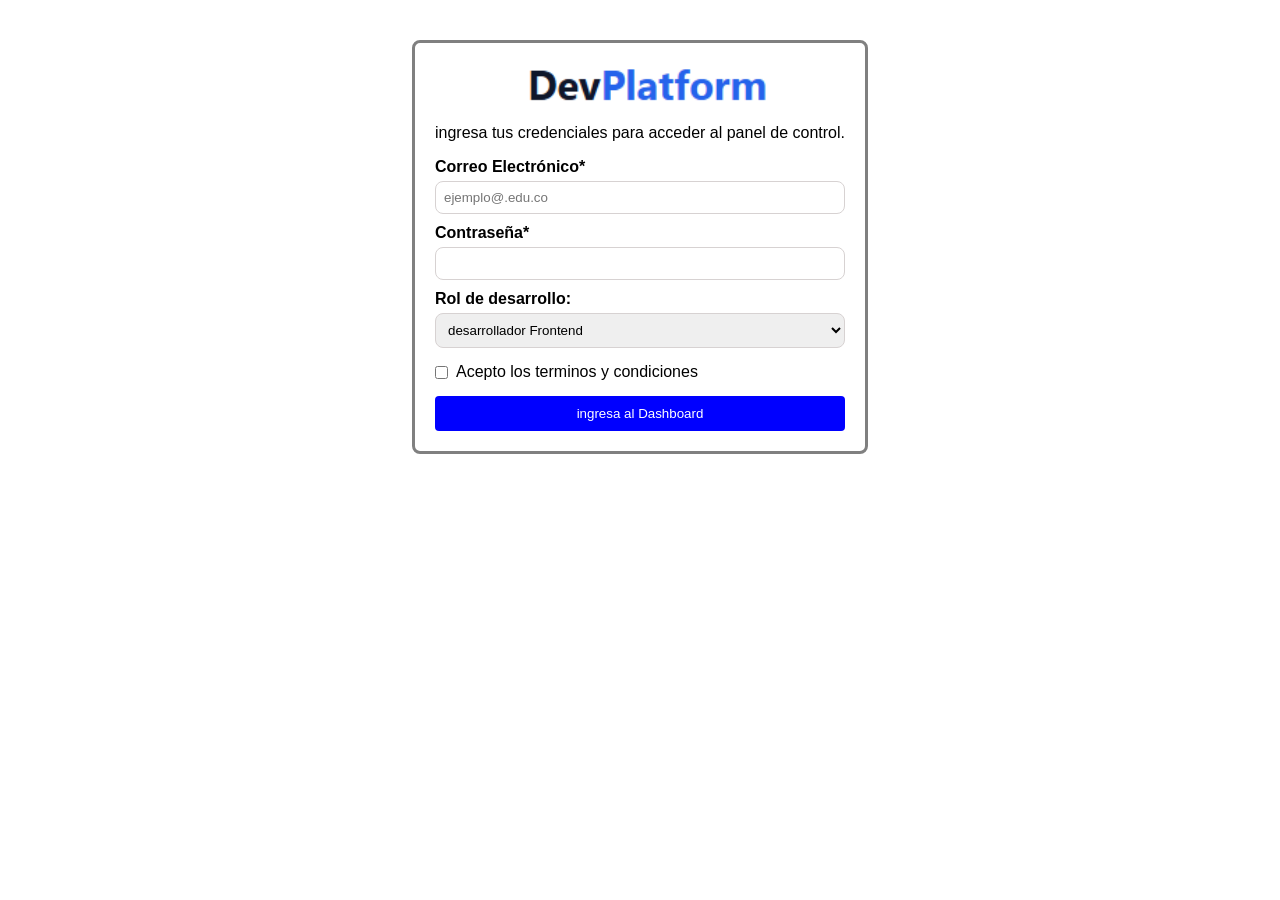
<file: index.html>
<!DOCTYPE html>
<html lang="en">
<head>
    <meta charset="UTF-8">
    <meta name="viewport" content="width=device-width, initial-scale=1.0">
    <title>Document</title>
    <link rel="stylesheet" href="Style.css">
</head>
<body>
   
            <section id="formularios">
               <div class="tit"> <img  src="resources/{7675F8D5-9D60-4CB8-BE6B-DC72ECFC65FF}.png" alt=""></div>
                <p>ingresa tus credenciales para acceder al panel de control.</p>

                <!-- 
                    [FORM]: Contenedor del formulario.
                    - 'action': URL donde se procesarán los datos.
                    - 'method': Método HTTP de envío (GET / POST).
                -->
                <form action="index2.html" method="get" >
                    
                   
                       <label for="correo_electronico">Correo Electrónico*</label>
                    <input type="email" id="correo" name="correo_usuario" placeholder="ejemplo@.edu.co" required >
                    <label for="nombre" >Contraseña*</label>
                   
                    <input type="password" id="nombre" name="Contraseña"  required>

                   

                    <label for="nivel">Rol de desarrollo:</label>
                    <!-- [SELECT]: Lista desplegable de opciones. -->
                    <select id="nivel" name="nivel_experiencia" required>
                        <!-- [OPTION]: Cada elemento dentro del desplegable. -->
                        <option value="principiante">desarrollador Frontend</option>
                        <option value="intermedio">desarrollador Backend</option>
                        <option value="avanzado">desarrollador FullStack</option>
                    </select>
                    
                    <div class="check">
                     <input type="checkbox" class="btn-check" id="btn-check" required>
                    <span class="spp">Acepto los terminos y condiciones</span>
                    </div>
                    
                    <button class="sub" type="submit"  >ingresa al Dashboard</button>
                </form>
            </section>
</body>
</html>
</file>
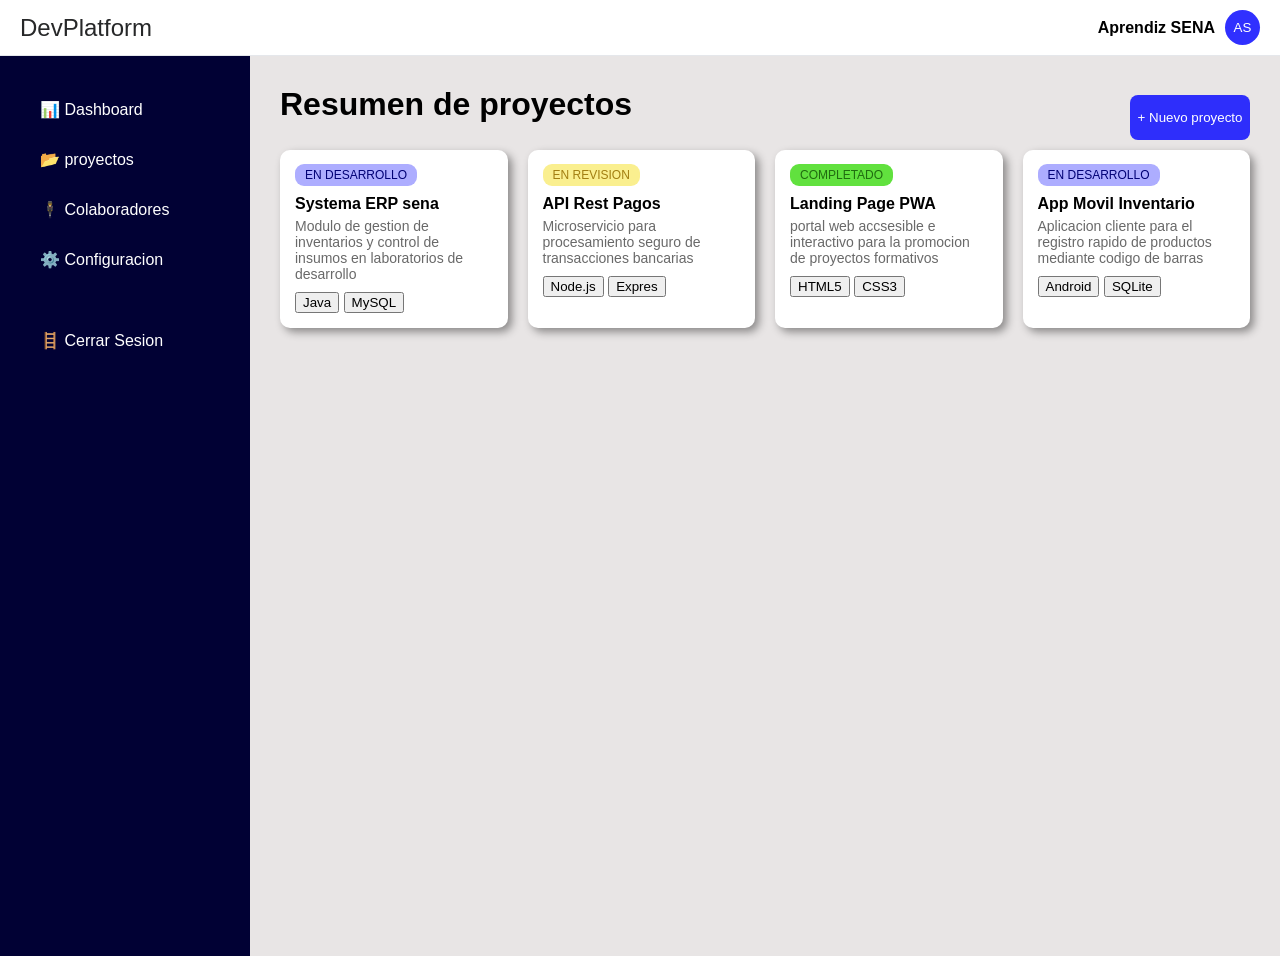
<file: index2.html>
<!DOCTYPE html>
<html lang="en">
<head>
    <meta charset="UTF-8">
    <meta name="viewport" content="width=device-width, initial-scale=1.0">
    <title>Document</title>
    <link rel="stylesheet" href="Style2.css">
</head>

<body>

  
    <input type="checkbox" id="toggle">
    

    <div class="topbar">
        <div class="izq">
            <label for="toggle" class="hamburguesa">☰</label>
            <h2 class="dv">DevPlatform</h2>
        </div>
        <div class="mm">
            <p>Aprendiz SENA</p>
            <button class="SA">AS</button>
        </div>
    </div>



    <div class="dashboard">
        <label for="toggle" class="cerrar"></label>

        <header>
            
                <nav>
                    <ul>
                        <li><a yhref="#">📊 Dashboard</a></li>
                        <li><a href="#">📂 proyectos </a></li>
                        <li><a href="#">🕴️  Colaboradores</a></li>
                        <li><a yhref="#">⚙️ Configuracion</a></li>
                        <li><a href="#"> </a></li>
                        <li><a href="index.html">🪜 Cerrar Sesion</a></li>
                    </ul>
                </nav>
        </header>
       
        <main>
            <section id="inicio" class="Principal">
                <div class="bienvenida">
                    <h1> Resumen de proyectos</h1>
                   <button class="btnn">+ Nuevo proyecto</button>
                </div>
                
                <div class="contenedor">
                    <article class="musica">
                       <span class="sp" >EN DESARROLLO</span>
                        <h3> Systema ERP sena </h3>
                        <p>Modulo de gestion de inventarios y control de insumos en laboratorios de desarrollo </p>

                        <button>Java</button>
                          <button>MySQL</button>
                        </article>
                         <article class="musica">
                       <span class="spr">EN REVISION</span>
                        <h3>API Rest Pagos </h3>
                        <p>Microservicio para procesamiento seguro de transacciones bancarias</p>

                        <button>Node.js</button>
                          <button>Expres</button>
                        </article>
                     <article class="musica">
                       <span class="spc">COMPLETADO</span>
                        <h3>Landing Page PWA </h3>
                        <p>portal web accsesible e interactivo para la promocion de proyectos formativos  </p>

                        <button>HTML5</button>
                          <button>CSS3</button>
                        </article>
                     <article class="musica">
                       <span class="sp">EN DESARROLLO</span>
                        <h3> App Movil Inventario </h3>
                        <p>Aplicacion cliente para el registro rapido de productos mediante codigo de barras </p>

                        <button>Android</button>
                          <button>SQLite</button>
                        </article>
                   
                </div>
            </section>
        </main>
    </div>
    
</body>
</html>
</file>
<file: Style.css>
body {
    font-family: 'Segoe UI', Tahoma, Geneva, Verdana, sans-serif; /* Define la tipografía y sus alternativas */
    
    margin: 0;                     /* Elimina el margen externo predeterminado del navegador */
    padding: 0;    
    justify-content:center ;

    display: flex;                /* Elimina el relleno interno predeterminado del navegador */
}

/* Layout Principal estructurado con CSS Grid */








/* Estructura para secciones dentro del contenido principal */
section { 
    background: white;            /* Fondo blanco para destacar del fondo general */
    padding: 20px;                /* Espaciado interno de la tarjeta */
    margin-bottom: 20px; 
    margin-top: 40px;         /* Separación inferior respecto a la siguiente sección */
    border-radius: 8px;           /* Bordes redondeados */
    border: 3px solid gray; /* Borde delgado para definir los límites de la caja */
    max-width: 750px; 
}


.btne{
    display: flex;
    align-items: center;
    justify-content: center;
}
/* ==========================================================================
   FORMULARIOS
   ========================================================================== */

form label { 
    display: block;               /* Cambia el label a bloque para que la etiqueta ocupe toda la línea */
    margin-top: 10px;             /* Separa la etiqueta del campo anterior */
    font-weight: bold;            /* Texto en negrita para resaltar los campos */
}

form input, form select, form textarea { 
    width: 100%;                  /* El campo ocupa todo el ancho disponible */
    padding: 8px;                 /* Relleno interno para facilitar la lectura y el clic */
    margin-top: 5px;              /* Separa el campo de entrada de su etiqueta superior */
    box-sizing: border-box;       /* Incluye el padding y el border dentro del ancho total asignado (100%) */
}

form button { 
    background: blue; /* Fondo azul secundario */
    color: white;                 /* Texto blanco */
    border: none;                 /* Elimina el borde tridimensional nativo del botón */
    padding: 10px 15px;           /* Espaciado interno horizontal y vertical del botón */
    margin-top: 15px;             /* Distancia respecto al último campo del formulario */
    border-radius: 4px;           /* Esquinas redondeadas */
    cursor: pointer;              /* Cambia el cursor del ratón a una "mano" indicando interacción */
}
.tit{
    justify-content: center;
    margin: 0;
    text-align: center;
    display: flex;
    padding: left 30px; ;
}
.spp{
    width: 300px;
}

input ,select{
    border-radius: 8px;
     border: 1px solid rgb(215, 210, 210);
}
.check {
    display: flex;
    align-items: center;
    gap: 8px;              /* espacio entre el checkbox y el texto */
    margin-top: 15px;
}
.btn-check {
    width: auto;           /* esto es lo que faltaba: anula el 100% */
    margin: 0;
    padding: 0;
}
.btn-check:hover{
    background-color: #2a0aa7;
    transition: all 1s ease;
}
.sub {
    display: block;        /* el botón queda en su propia línea */
    width: 100%;           /* ocupa todo el ancho, como los campos */
}
/* ==========================================================================
   DISEÑO ADAPTATIVO (MEDIA QUERIES / RESPONSIVE DESIGN)
   ========================================================================== */

/* Se activa automáticamente en pantallas con un ancho máximo de 768px (móviles y tablets en vertical) */
@media (max-width: 768px) {
    .container {
        grid-template-columns: 1fr; /* Pasa de 2 columnas a 1 sola columna ocupando todo el ancho */
        
        /* Reestructura las áreas del grid para apilar los elementos verticalmente */
        grid-template-areas: 
            "header"              /* 1. Encabezado */
            "nav"                 /* 2. Menú de navegación */
            "main"                /* 3. Contenido principal */
            "aside"               /* 4. Barra lateral pasa a quedar abajo del contenido */
            "footer";             /* 5. Pie de página al final */
    }
}
</file>
<file: Style2.css>
body{
    margin: 0;
    font-family: Arial, Helvetica, sans-serif;
    background-color: white;
}

.dashboard{
    display: flex;
    min-height: 100vh; 
}

header{
    color: white;
    background-color: rgb(1, 1, 52);
    text-align: left;
    width: 250px;
    padding: 20px;
    flex-shrink: 0; 
    box-sizing: border-box;
}
/*bloque de pruebas */
.hh{
    color: black;
    background-color:white;
    text-align: center;
    width: 1450px;
    height: 40px;
    padding: 20px;
    display: grid;
    justify-content: space-between;
    grid-template-columns: repeat(
        auto-fit, minmax(180px, 1fr)
    );
}
header h1{
    margin-top: 15px;
}
header p{
    line-height: 1.5;
}

header nav ul{
    list-style: none;
    padding: 0;
}
 
header nav ul li{
    margin: 15px 0;
}

nav a{
    display: block;
    color: white;
    padding: 8px 20px;
    text-decoration: none;
    border-radius: 5px;
 border-left: 2px solid var;
}
nav a:hover{
    background-color: rgb(2, 2, 78);
    border-left-color: rgb(0, 153, 255);
    

}

main{
    flex-grow: 1;
    padding: 30px;
    background-color: rgb(232, 229, 229);
    color: white;
    box-sizing: border-box;
    overflow: hidden;
    border-top: gray;
}
.Principal{
    width: 100%;
}
.bienvenida{
    display: flex;
    align-items: center;
    justify-content: space-between;
}
.btnn{
    background-color: rgb(46, 46, 251);
    color: white;
    border-radius: 8px;
    border:none;
    height: 45px;
    width: 120px;
}
.bienvenida h1{
    font-size: 32px;
    margin-top: 0;
    color: black;
}
.bienvenida p{
    color: rgb(0, 0, 0);
}

.Principal h2{
    margin-top: 30px;
    margin-bottom: 20px;
}

.contenedor{
    display: grid;
    grid-template-columns: repeat(
        auto-fit, minmax(180px, 1fr)
    );
    gap: 20px;
    width: 100%;
}
.musica {
    background-color: white;
    color: rgb(168, 168, 168);
    padding: 15px;
    border-radius: 10px;
    text-align: left;
    box-sizing: 10px;
    transition: transform 0.2, background-color 0.2;
    filter: drop-shadow(4px 4px 4px rgba(0,0,0,0.4));
}


.musica:hover{
    
    transform: translateY(-5px);
}

.musica h3{
    color: black;
    font-size: 16px;
    margin: 12px 0 5px 0;
}

.musica p{
    font-size: 14px;
    color: rgb(105, 105, 105);
    margin: 0 0 10px 0;
}

.sp{
    right: 12px;
    background-color: rgb(173, 173, 255);
    color: rgb(1, 1, 117);
    border-radius: 9px;
    padding: 4px 10px;
    font-size: 0.75rem;
    
}

.spr{
    right: 12px;
    background-color: rgb(250, 239, 143);
    color: rgb(162, 126, 17);
    border-radius: 9px;
    padding: 4px 10px;
    font-size: 0.75rem;
}

.spc{
  right: 12px;
    background-color: rgb(97, 225, 62);
    color: rgb(32, 108, 16);
    border-radius: 9px;
    padding: 4px 10px;
    font-size: 0.75rem;  
}


.SA{
    background-color: rgb(48, 48, 255);
    color: white;
    border: none;
    border-radius: 50px;
    height: 35px;
    width: 35px;
}

#toggle {
    display: none;         /* el checkbox no se ve */
}
.cerrar {
    display: none;
}

.hamburguesa {
    display: none;
    font-size: 28px;
    cursor: pointer;
}
.topbar {
    display: flex;
    justify-content: space-between;
    align-items: center;
    padding: 10px 20px;
    background-color: white;
    border-bottom: 1px solid #e5e7eb;
}

.izq {
    display: flex;
    align-items: center;
    gap: 15px;
}

.dv {
    margin: 0;
    font-weight: normal;
    color: rgb(39, 40, 41);
}

.mm {
    display: flex;
    align-items: center;
    gap: 10px;
}

.mm p {
    margin: 0;
    font-weight: bold;
}
@media (max-width: 568px) {
    .hamburguesa {
        display: block;
        z-index: 2;
    }

    header {
        display: none;
        position: absolute;
        top: 0;
        left: 0;
        height: 100%;
        z-index: 10;
    }

    /* si el checkbox está marcado, se muestra el menú */
    #toggle:checked ~ .dashboard header {
        display: block;
    }
    #toggle:checked ~ .dashboard .cerrar {
    display: block;
    position: fixed;       /* cubre toda la pantalla */
    top: 0;
    left: 0;
    width: 100%;
    height: 100%;
    z-index: 5;            /* debajo del menú (10) y de la barra (20) */
}
    .dv {
        font-size: 24px;
    }
}
</file>
